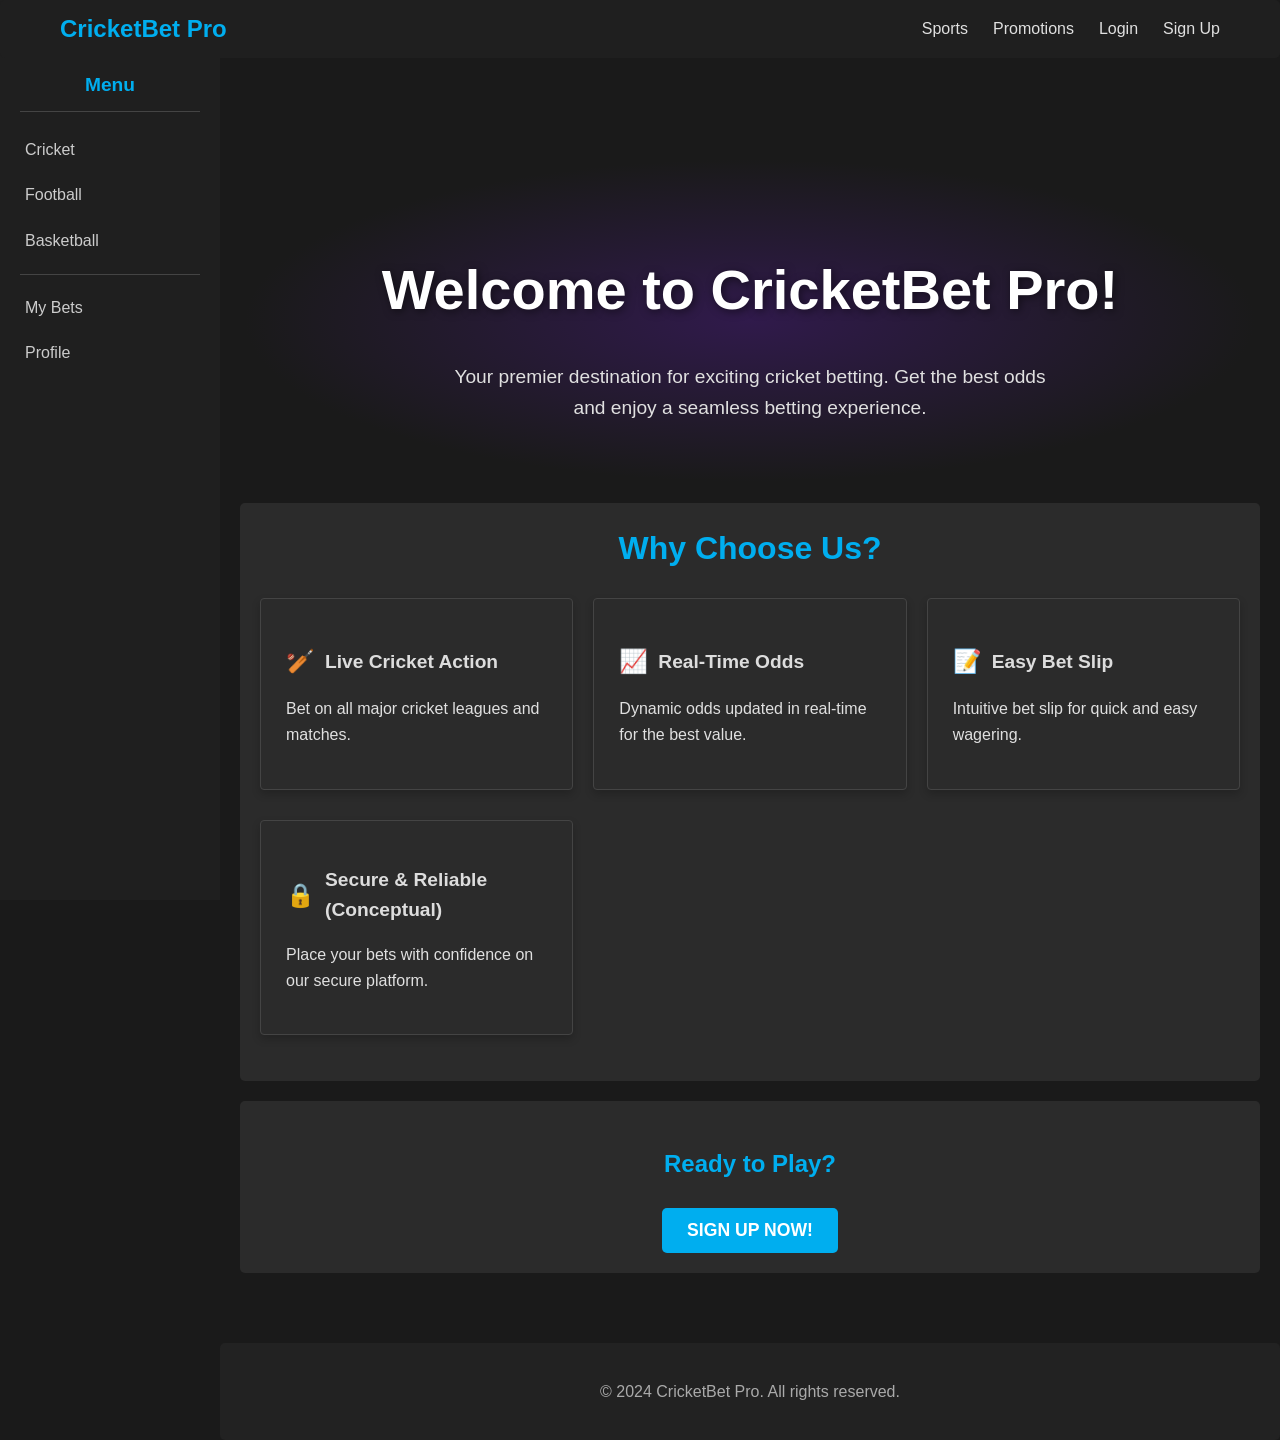
<file: index.html>
<!DOCTYPE html>
<html lang="en">
<head>
    <meta charset="UTF-8">
    <meta name="viewport" content="width=device-width, initial-scale=1.0">
    <title>CricketBet Pro</title>
    <link rel="stylesheet" href="style.css">
</head>
<body>

    <header>
        <nav class="main-nav">
            <a href="index.html" class="logo">CricketBet Pro</a>
            <ul class="nav-links">
                <li><a href="match_listing.html">Sports</a></li>
                <li><a href="#">Promotions</a></li>
                <li><a href="#">Login</a></li>
                <li><a href="#">Sign Up</a></li>
            </ul>
            <button class="hamburger-menu" aria-label="Open navigation menu" aria-expanded="false">
                <span class="hamburger-icon-bar"></span>
                <span class="hamburger-icon-bar"></span>
                <span class="hamburger-icon-bar"></span>
            </button>
        </nav>
    </header>

    <aside id="sidebar">
        <h3 class="sidebar-title">Menu</h3>
        <ul class="sidebar-links">
            <li><a href="match_listing.html">Cricket</a></li>
            <li><a href="#">Football</a></li>
            <li><a href="#">Basketball</a></li>
            <li class="separator"></li>
            <li><a href="#">My Bets</a></li>
            <li><a href="#">Profile</a></li>
        </ul>
    </aside>

    <main>
        <!-- Hero Section -->
        <section id="hero">
            <h1>Welcome to CricketBet Pro!</h1>
            <p>Your premier destination for exciting cricket betting. Get the best odds and enjoy a seamless betting experience.</p>
        </section>

        <!-- Features Section -->
        <section id="features">
            <h2>Why Choose Us?</h2>
            <ul>
                <li>
                    <h3>Live Cricket Action</h3>
                    <p>Bet on all major cricket leagues and matches.</p>
                </li>
                <li>
                    <h3>Real-Time Odds</h3>
                    <p>Dynamic odds updated in real-time for the best value.</p>
                </li>
                <li>
                    <h3>Easy Bet Slip</h3>
                    <p>Intuitive bet slip for quick and easy wagering.</p>
                </li>
                <li>
                    <h3>Secure & Reliable (Conceptual)</h3>
                    <p>Place your bets with confidence on our secure platform.</p>
                </li>
            </ul>
        </section>

        <!-- Call to Action Section -->
        <section id="cta">
            <h3>Ready to Play?</h3>
            <button type="button">Sign Up Now!</button>
            <!-- Or using an anchor styled as a button:
            <a href="#signup" class="button">Sign Up Now!</a> 
            -->
        </section>
    </main>

    <footer>
        <!-- Footer content could go here, but not required for this task -->
        <p>&copy; 2024 CricketBet Pro. All rights reserved.</p>
    </footer>

</body>
</html>
</file>
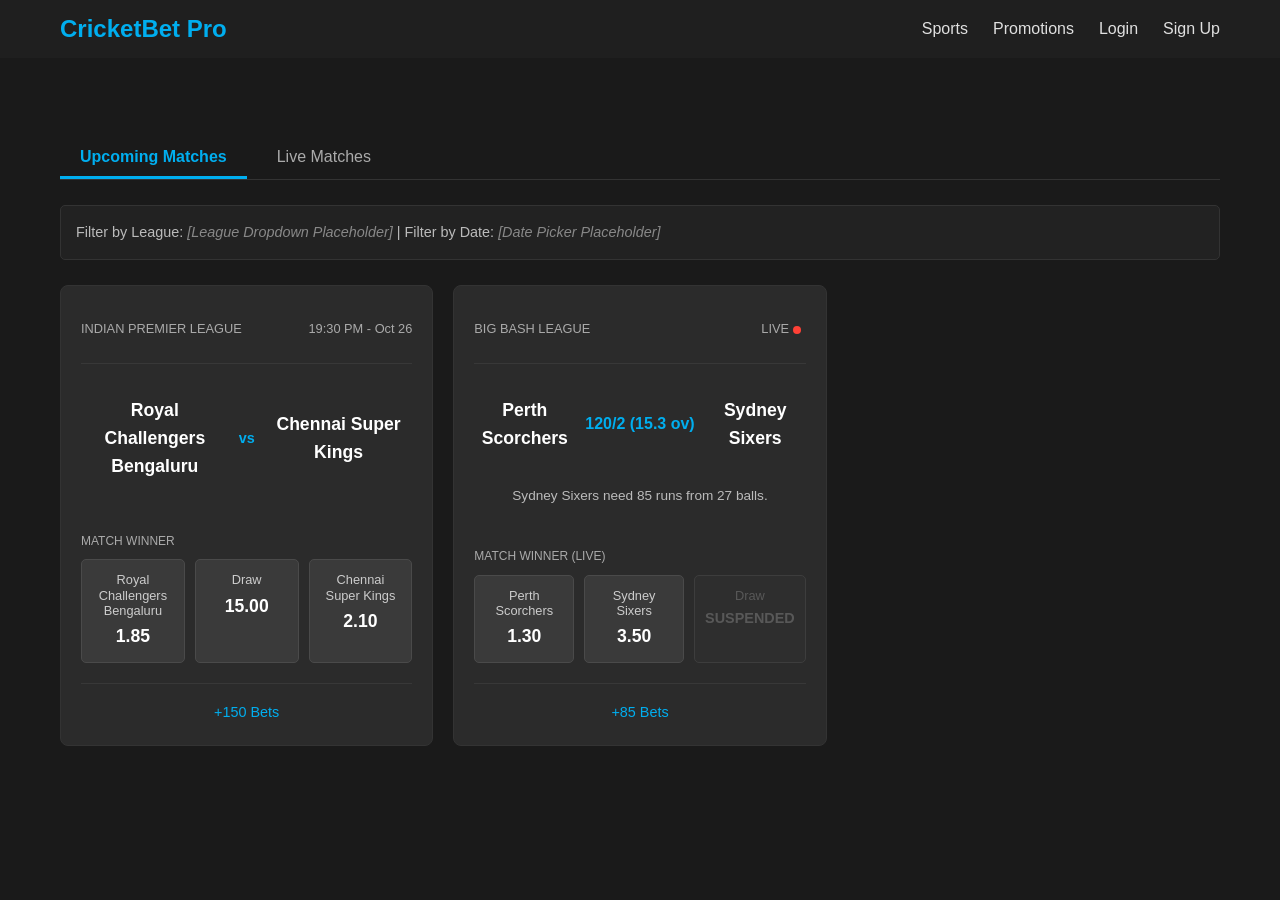
<file: match_listing.html>
<!DOCTYPE html>
<html lang="en">
<head>
    <meta charset="UTF-8">
    <meta name="viewport" content="width=device-width, initial-scale=1.0">
    <title>Cricket Matches - CricketBet Pro</title>
    <link rel="stylesheet" href="match_listing.css">
</head>
<body>
    <header>
        <nav class="main-nav">
            <a href="index.html" class="logo">CricketBet Pro</a>
            <ul class="nav-links">
                <li><a href="match_listing.html">Sports</a></li>
                <li><a href="#">Promotions</a></li>
                <li><a href="#">Login</a></li>
                <li><a href="#">Sign Up</a></li>
            </ul>
            <button class="hamburger-menu" aria-label="Open navigation menu" aria-expanded="false">
                <span class="hamburger-icon-bar"></span>
                <span class="hamburger-icon-bar"></span>
                <span class="hamburger-icon-bar"></span>
            </button>
        </nav>
    </header>

    <!-- No sidebar for match_listing.html as per current design, just the main content -->

    <div class="match-listing-container">
        <!-- Tabs Section -->
        <div class="tabs-section">
            <button class="tab-button active" id="tab-upcoming">Upcoming Matches</button>
            <button class="tab-button" id="tab-live">Live Matches</button>
        </div>

        <!-- Filter Bar Area (Conceptual) -->
        <div class="filter-bar-area">
            <p>Filter by League: <span class="filter-placeholder">[League Dropdown Placeholder]</span> | Filter by Date: <span class="filter-placeholder">[Date Picker Placeholder]</span></p>
        </div>

        <!-- Match Cards Grid -->
        <div class="match-cards-grid">

            <!-- Sample Match Card 1: Upcoming Match -->
            <div class="match-card upcoming-match">
                <div class="card-top-section">
                    <p class="league-name">Indian Premier League</p>
                    <p class="match-time">19:30 PM - Oct 26</p>
                </div>
                <div class="card-middle-section">
                    <!-- Team A Logo -->
                    <h3 class="team-name">Royal Challengers Bengaluru</h3>
                    <p class="match-center-text">vs</p>
                    <h3 class="team-name">Chennai Super Kings</h3>
                    <!-- Team B Logo -->
                </div>
                <div class="card-bottom-section">
                    <p class="odds-market-label">MATCH WINNER</p>
                    <div class="odds-boxes-container">
                        <div class="odd-box">
                            <span class="outcome-name">Royal Challengers Bengaluru</span>
                            <span class="odd-value">1.85</span>
                        </div>
                        <div class="odd-box">
                            <span class="outcome-name">Draw</span>
                            <span class="odd-value">15.00</span>
                        </div>
                        <div class="odd-box">
                            <span class="outcome-name">Chennai Super Kings</span>
                            <span class="odd-value">2.10</span>
                        </div>
                    </div>
                </div>
                <div class="card-footer-section">
                    <a href="#" class="more-markets-link">+150 Bets</a>
                </div>
            </div>

            <!-- Sample Match Card 2: Live Match -->
            <div class="match-card live-match">
                <div class="card-top-section">
                    <p class="league-name">Big Bash League</p>
                    <p class="match-status">LIVE <span class="live-indicator"></span></p> 
                </div>
                <div class="card-middle-section">
                    <!-- Team A Logo -->
                    <h3 class="team-name">Perth Scorchers</h3>
                    <p class="match-center-text live-score">120/2 (15.3 ov)</p>
                    <h3 class="team-name">Sydney Sixers</h3>
                    <!-- Team B Logo -->
                    <p class="live-match-info">Sydney Sixers need 85 runs from 27 balls.</p>
                </div>
                <div class="card-bottom-section">
                    <p class="odds-market-label">MATCH WINNER (LIVE)</p>
                    <div class="odds-boxes-container">
                        <div class="odd-box">
                            <span class="outcome-name">Perth Scorchers</span>
                            <span class="odd-value">1.30</span>
                        </div>
                        <div class="odd-box">
                            <span class="outcome-name">Sydney Sixers</span>
                            <span class="odd-value">3.50</span>
                        </div>
                         <div class="odd-box disabled"> <!-- Example of a disabled/suspended odd -->
                            <span class="outcome-name">Draw</span>
                            <span class="odd-value">SUSPENDED</span>
                        </div>
                    </div>
                </div>
                <div class="card-footer-section">
                    <a href="#" class="more-markets-link">+85 Bets</a>
                </div>
            </div>
            
            <!-- More match cards would go here -->

        </div> <!-- .match-cards-grid -->

    </div> <!-- .match-listing-container -->

</body>
</html>
</file>
<file: style.css>
* {
    box-sizing: border-box;
}

/* General Body / Layout */
body {
    font-family: 'Roboto', 'Inter', Arial, sans-serif; /* Updated font stack */
    margin: 0;
    padding: 0;
    background-color: #1A1A1A; /* Dark background */
    color: #E0E0E0; /* Light general text */
    line-height: 1.6;
}

/* Main container for centering content - This is now effectively the content area to the right of the sidebar */
main {
    max-width: 1200px; /* Max width of the content block itself */
    margin: 20px auto; /* Original centering for the content block */
    padding: 0 20px; /* Original padding for content within the block */
    /* These will be adjusted by appended styles below for sidebar layout */
}

/* Sections (header, section) - Original rules, header will be overridden */
header, section {
    padding: 20px 0;
    margin-bottom: 20px;
    background-color: transparent; /* Transparent background */
    border-radius: 5px; /* Kept border-radius */
    /* box-shadow: removed */
}

/* Specific padding for sections if they directly contain text that needs it */
section#hero { /* Hero gets special background */
    padding: 40px 20px; /* More padding for hero */
    background: radial-gradient(ellipse at center, #301A4B 0%, #1A1A1A 70%);
    border-radius: 5px;
    margin-bottom: 20px;
    text-align: center; /* Ensure content is centered */
}

section#features, section#cta { /* Other specific sections */
    padding: 20px;
    background-color: #2B2B2B; /* Giving individual sections a slightly different dark background */
    border-radius: 5px;
    margin-bottom: 20px;
}


/* Footer Specifics - Original rules, will be adjusted by appended styles */
footer {
    padding: 20px 0; /* Consistent padding */
    margin-bottom: 0; /* Footer is last, no margin-bottom needed */
    margin-top: 30px;
    background-color: #222; /* Distinct dark shade for footer */
    color: #AAA; /* Muted light color for footer text */
    text-align: center;
    border-radius: 5px; /* Kept border-radius */
}

/* Typography */
h1, h2, h3 {
    color: #E0E0E0; /* Light color for headings */
    margin-bottom: 0.75em;
    text-align: center;
}

h1 {
    font-size: 2.5em; /* Default h1 size */
}
/* Hero Section H1 */
section#hero h1 {
    font-size: 3.5em; /* Increased font-size */
    text-shadow: 2px 2px 8px rgba(0,0,0,0.5); /* Added text-shadow */
    color: #FFFFFF; /* White color */
    margin-bottom: 0.5em; /* Adjusted margin */
}


h2 {
    font-size: 2em;
    margin-top: 0;
}
/* Features Section H2 */
section#features h2 {
    color: #00AEEF; /* Accent color */
}


h3 {
    font-size: 1.5em;
}
/* CTA Section H3 */
section#cta h3 {
    color: #00AEEF; /* Accent color */
    margin-bottom: 1em; /* More space before button */
}


p {
    font-size: 1em;
    margin-bottom: 1em;
    /* Color inherited from body */
}
/* Hero Section P */
section#hero p {
    font-size: 1.2em; /* Increased font-size */
    color: #E0E0E0; /* Ensured good contrast */
    max-width: 600px; /* Constrain width for readability */
    margin: 0 auto 1em auto; /* Center paragraph */
}


/* Features List Styling */
#features ul {
    list-style: none;
    padding: 0;
    display: grid; /* Using grid for better alignment if needed */
    grid-template-columns: repeat(auto-fit, minmax(280px, 1fr)); /* Responsive columns */
    gap: 20px;
}

#features li {
    background-color: #2B2B2B; /* Dark background for feature items */
    border: 1px solid #444; /* Darker border */
    padding: 25px; /* Increased padding */
    margin-bottom: 10px; /* Kept margin, though gap handles grid spacing */
    border-radius: 4px;
    box-shadow: 0 4px 8px rgba(0,0,0,0.2); /* Added box-shadow */
    transition: transform 0.2s ease-in-out, box-shadow 0.2s ease-in-out; /* Added transition */
}

#features li:hover {
    transform: translateY(-3px); /* Added hover effect */
    box-shadow: 0 6px 12px rgba(0,0,0,0.3); /* Enhanced shadow on hover */
}

#features li h3 {
    font-size: 1.2em;
    text-align: left;
    color: #DDD; /* Lighter color for feature titles */
    display: flex; /* For icon alignment */
    align-items: center; /* For icon alignment */
}

/* Icon Placeholders */
#features li:nth-child(1) h3::before { content: "\1F3CF"; /* Cricket */ margin-right: 10px; color: #00AEEF; font-size: 1.2em; }
#features li:nth-child(2) h3::before { content: "\1F4C8"; /* Chart/Odds */ margin-right: 10px; color: #00AEEF; font-size: 1.2em; }
#features li:nth-child(3) h3::before { content: "\1F4DD"; /* Scroll/Betslip */ margin-right: 10px; color: #00AEEF; font-size: 1.2em; }
#features li:nth-child(4) h3::before { content: "\1F512"; /* Lock/Secure */ margin-right: 10px; color: #00AEEF; font-size: 1.2em; }


/* Button Styling */
#cta button {
    display: block;
    margin: 20px auto 0;
    background-color: #00AEEF; /* Accent color */
    color: #FFF; /* White text for contrast */
    padding: 12px 25px;
    border: none; /* Ensure no border */
    border-radius: 5px;
    font-size: 1.1em;
    cursor: pointer;
    transition: background-color 0.3s ease, box-shadow 0.3s ease; /* Added box-shadow to transition */
    text-transform: uppercase; /* Added for punch */
    font-weight: bold; /* Added for punch */
}

#cta button:hover,
#cta button:focus {
    background-color: #0095CC; /* Slightly darker shade of accent for hover */
    box-shadow: 0 4px 10px rgba(0, 174, 239, 0.4); /* Subtle glow/shadow on hover/focus */
}

/* --- Appended Styles for Navigation, Sidebar, Main Content --- */

/* Header and Navigation Bar */
header {
    background-color: #1F1F1F; /* Dark background for header */
    padding: 0; /* Reset padding, nav will handle its own */
    margin-bottom: 0; /* Reset margin */
    position: sticky; /* Make header sticky */
    top: 0;
    left: 0; /* Ensure it spans full width for sticky */
    right: 0; /* Ensure it spans full width for sticky */
    z-index: 1000; /* Ensure it's above other content */
}

.main-nav {
    display: flex;
    justify-content: space-between;
    align-items: center;
    padding: 10px 20px; /* Padding inside the nav bar */
    max-width: 1200px; /* Centering nav content within the full-width header */
    margin: auto; /* Center the nav content if header is full width */
    position: relative; /* For positioning mobile menu */
}

.main-nav .logo {
    color: #00AEEF; /* Accent color */
    font-size: 1.5em;
    font-weight: bold;
    text-decoration: none;
}

.main-nav .nav-links { /* Desktop nav links */
    list-style: none;
    display: flex; /* Default for desktop */
    margin: 0;
    padding: 0;
}

.main-nav .nav-links li {
    margin-left: 25px; /* Spacing between nav items */
}

.main-nav .nav-links a {
    color: #E0E0E0; /* Light text */
    text-decoration: none;
    font-size: 1em;
    transition: color 0.3s ease;
}

.main-nav .nav-links a:hover {
    color: #00AEEF; /* Accent color on hover */
}

/* Sidebar */
#sidebar {
    width: 220px;
    background-color: #1F1F1F; /* Consistent dark background */
    color: #E0E0E0;
    padding: 20px; /* General padding */
    height: 100vh; /* Full viewport height */
    position: fixed; /* Stays in place */
    top: 0; 
    left: 0;
    overflow-y: auto; /* Scroll for overflow */
    z-index: 900; /* Below header but above main content */
    padding-top: 70px; /* Space for sticky header */
}

#sidebar .sidebar-title {
    font-size: 1.2em;
    color: #00AEEF; /* Accent color */
    margin-top: 0;
    margin-bottom: 15px;
    padding-bottom: 10px;
    border-bottom: 1px solid #444;
}

#sidebar .sidebar-links {
    list-style: none;
    padding: 0;
    margin: 0;
}

#sidebar .sidebar-links li a {
    display: block;
    color: #CCC;
    text-decoration: none;
    padding: 10px 5px; 
    transition: color 0.3s ease, padding-left 0.3s ease, background-color 0.3s ease;
    border-radius: 4px;
}

#sidebar .sidebar-links li a:hover {
    color: #00AEEF; 
    background-color: #2c2c2c; 
    padding-left: 10px; 
}

#sidebar .sidebar-links li.separator {
    height: 1px;
    background-color: #444;
    margin: 10px 0;
}

/* Main Content Adjustment */
main {
    margin-left: 220px; /* Same as sidebar width */
    padding: 20px; /* Padding for the content area */
    padding-top: 80px; /* Approximate header height + some space */
}


/* Footer adjustment if sidebar is present */
footer {
    margin-left: 220px; /* Same as sidebar width */
}

/* --- Universal Responsive Styles --- */
.hamburger-menu {
    display: none; /* Hidden on desktop */
    background: transparent;
    border: none;
    cursor: pointer;
    padding: 10px;
    z-index: 1001; /* Ensure it's above .nav-links if they overlap */
}

.hamburger-icon-bar {
    display: block;
    width: 22px;
    height: 3px;
    background-color: #E0E0E0; /* Light color for dark theme */
    margin: 4px 0;
    border-radius: 1px;
    transition: transform 0.3s ease, opacity 0.3s ease; /* For 'X' animation */
}

/* Conceptual: Styles for when .nav-links acts as the mobile menu */
/* This would typically be triggered by JS adding a class like 'mobile-active' */
/* For this task, we'll directly style .main-nav .nav-links within the media query */


/* --- Media Queries --- */
@media (max-width: 768px) {
    /* Header and Navigation for index.html */
    .main-nav .nav-links { /* This is the UL element */
        display: flex; /* Changed to flex to show it */
        flex-direction: column;
        position: absolute;
        top: 100%; /* Position below the .main-nav container */
        left: 0;
        right: 0;
        background-color: #1F1F1F; /* Dark background */
        padding: 0; /* Reset padding */
        margin: 0; /* Reset margin */
        z-index: 1000; /* Ensure it's above other content */
        border-top: 1px solid #333;
        /* Initially hidden by JS, shown by adding an 'active' class. */
        /* For CSS-only demonstration, we make it always visible on mobile IF hamburger is clicked. */
        /* To truly hide/show without JS, we'd need a checkbox hack or similar. */
        /* For now, assume it's visible when hamburger is. */
    }

    .main-nav .nav-links li {
        margin-left: 0; /* Reset desktop margin */
        width: 100%;
    }

    .main-nav .nav-links a {
        display: block;
        padding: 12px 20px;
        color: #E0E0E0;
        text-decoration: none;
        border-bottom: 1px solid #333; /* Separator for links */
    }
    .main-nav .nav-links a:hover {
        background-color: #00AEEF;
        color: #1A1A1A;
    }
    
    /* To make the .nav-links truly hidden by default on mobile and shown on click,
       you'd typically have it as 'display: none;' here, and JS would toggle to 'display: flex;'
       For this task's "appearance of open mobile menu" goal, we'll leave it as flex.
       If the subtask meant "hidden by default", this .main-nav .nav-links rule should be 'display: none;'
       and a separate .main-nav .nav-links.mobile-active { display: flex; ... } would exist.
       Given "style it as if it *were* visible", this is okay.
    */


    .main-nav .hamburger-menu {
        display: block; /* Show hamburger on mobile */
    }

    /* Sidebar for index.html */
    #sidebar {
        display: none; /* Hide sidebar on mobile */
    }

    /* Main Content and Footer for index.html */
    main {
        margin-left: 0; /* Full width */
        padding-top: 70px; /* Adjust if header height changes on mobile, or for fixed header */
    }

    footer {
        margin-left: 0; /* Full width */
    }

    /* Make desktop links initially hidden on mobile, before JS "opens" menu */
    /* This is a more correct approach: hide .nav-links by default on mobile */
    header .main-nav .nav-links {
      display: none; /* Default state on mobile: hidden */
      /* Keep the other mobile styles (flex-direction, position, etc.) for when it's shown */
      flex-direction: column;
      position: absolute;
      top: 100%; 
      left: 0;
      right: 0;
      background-color: #1F1F1F;
      padding: 0; 
      margin: 0;
      z-index: 1000; 
      border-top: 1px solid #333;
    }
    /* A conceptual class that JS would toggle to show the mobile menu */
    /* For the task, we'll rely on the instruction "style it as if it were visible"
       So, the previous rule for .main-nav .nav-links is enough for visual styling.
       The below is for a more robust JS-driven scenario.
    .main-nav .nav-links.mobile-menu-active {
        display: flex;
    }
    */

}
</file>
<file: match_listing.css>
* {
    box-sizing: border-box;
}

/* 1. Body/Page Defaults */
body {
    font-family: 'Roboto', 'Inter', Arial, sans-serif;
    background-color: #1A1A1A; /* Very dark gray */
    color: #E0E0E0; /* Light gray/off-white for general text */
    margin: 0;
    padding: 0;
    line-height: 1.6;
}

/* --- Styles for Header (from style.css, adapted for match_listing.html) --- */
/* This assumes match_listing.html now has a <header><nav class="main-nav">...</nav></header> structure */
header {
    background-color: #1F1F1F;
    padding: 0;
    margin-bottom: 0;
    position: sticky;
    top: 0;
    left: 0;
    right: 0;
    z-index: 1000;
}

.main-nav {
    display: flex;
    justify-content: space-between;
    align-items: center;
    padding: 10px 20px;
    max-width: 1200px;
    margin: auto;
    position: relative; /* For mobile menu positioning */
}

.main-nav .logo {
    color: #00AEEF;
    font-size: 1.5em;
    font-weight: bold;
    text-decoration: none;
}

.main-nav .nav-links { /* Desktop nav links */
    list-style: none;
    display: flex;
    margin: 0;
    padding: 0;
}

.main-nav .nav-links li {
    margin-left: 25px;
}

.main-nav .nav-links a {
    color: #E0E0E0;
    text-decoration: none;
    font-size: 1em;
    transition: color 0.3s ease;
}

.main-nav .nav-links a:hover {
    color: #00AEEF;
}


/* 2. Main Container for match_listing.html */
.match-listing-container {
    max-width: 1200px;
    margin: 0 auto; /* Removed top margin, padding-top will handle header space */
    padding: 20px;
    padding-top: 80px; /* Space for sticky header, adjust if header height differs */
}

/* 3. Tabs Section */
.tabs-section {
    display: flex;
    margin-bottom: 25px;
    border-bottom: 1px solid #333; /* Subtle separator */
}

.tab-button {
    padding: 10px 20px;
    border: none; /* Remove default border */
    background-color: transparent;
    color: #AAA; /* Muted color for inactive tabs */
    cursor: pointer;
    font-size: 1em;
    transition: color 0.3s ease, border-bottom-color 0.3s ease;
    border-bottom: 3px solid transparent; /* For active state indicator */
    margin-right: 10px; /* Space between tabs */
}

.tab-button:hover {
    color: #E0E0E0;
}

.tab-button.active { /* Style for the active tab (using class from HTML) */
    color: #00AEEF; /* Accent color for active tab text */
    border-bottom-color: #00AEEF; /* Accent color for border */
    font-weight: bold;
}

/* 4. Filter Bar Area */
.filter-bar-area {
    padding: 15px;
    margin-bottom: 25px;
    background-color: #222; /* Slightly different dark shade */
    border-radius: 5px;
    border: 1px solid #333;
}

.filter-bar-area p {
    margin: 0;
    color: #BBB;
    font-size: 0.9em;
}

.filter-bar-area .filter-placeholder {
    color: #888;
    font-style: italic;
}

/* 5. Match Cards Grid */
.match-cards-grid {
    display: grid;
    grid-template-columns: repeat(auto-fill, minmax(320px, 1fr)); /* Responsive columns */
    gap: 20px; /* Spacing between cards */
}

/* 6. Match Card */
.match-card {
    background-color: #2B2B2B; /* Slightly lighter dark gray */
    border: 1px solid #333;
    border-radius: 8px;
    padding: 20px;
    transition: transform 0.2s ease-in-out, box-shadow 0.2s ease-in-out;
    display: flex;
    flex-direction: column; /* Ensure footer is at the bottom */
}

.match-card:hover {
    transform: translateY(-5px);
    box-shadow: 0 10px 20px rgba(0, 0, 0, 0.2); /* More pronounced shadow on hover */
}

/* 7. Card Content Styling */

/* Top Section */
.card-top-section {
    display: flex;
    justify-content: space-between;
    align-items: center;
    margin-bottom: 15px; /* Increased margin */
    border-bottom: 1px solid #383838; /* Separator line */
    padding-bottom: 10px;
}

.league-name {
    font-size: 0.8em;
    color: #AAA;
    text-transform: uppercase;
}

.match-time, .match-status {
    font-size: 0.8em;
    color: #AAA;
}

.match-status .live-indicator {
    display: inline-block;
    width: 8px;
    height: 8px;
    background-color: #FF4136; /* Red for live */
    border-radius: 50%;
    margin-right: 5px;
    vertical-align: middle;
}

/* Middle Section */
.card-middle-section {
    /* display: flex; - Using grid for more control here */
    display: grid;
    grid-template-columns: 1fr auto 1fr; /* Team A | vs/score | Team B */
    align-items: center;
    text-align: center;
    margin-bottom: 15px;
    gap: 10px;
}

.team-name {
    font-size: 1.1em; /* Slightly larger */
    color: #FFF; /* Brighter color */
    font-weight: 600;
}

.match-center-text {
    font-size: 0.9em;
    color: #00AEEF; /* Accent color for "vs" or scores */
    font-weight: bold;
}

.live-score {
    font-size: 1em;
    font-weight: bold;
}

.live-match-info {
    grid-column: 1 / -1; /* Span across all columns */
    font-size: 0.85em;
    color: #BBB;
    margin-top: 5px;
    text-align: center;
}


/* Bottom Section - Odds */
.card-bottom-section {
    margin-top: auto; /* Pushes this section to the bottom if card is flex-column */
}

.odds-market-label {
    font-size: 0.75em;
    text-transform: uppercase;
    color: #AAA;
    margin-bottom: 8px;
    font-weight: 500;
}

.odds-boxes-container {
    display: flex;
    justify-content: space-between;
    gap: 10px; /* Increased gap */
}

.odd-box {
    background-color: #3A3A3A;
    padding: 12px 10px; /* Adjusted padding */
    border-radius: 5px;
    text-align: center;
    flex-grow: 1;
    flex-basis: 0; /* Ensures flex-grow works as expected */
    cursor: pointer;
    transition: background-color 0.2s ease, transform 0.1s ease;
    border: 1px solid #4A4A4A; /* Subtle border for definition */
}

.odd-box:hover {
    background-color: #00AEEF; /* Accent color on hover */
    color: #1A1A1A; /* Dark text on hover for contrast */
    transform: scale(1.03);
}

.odd-box:hover .outcome-name,
.odd-box:hover .odd-value {
    color: #1A1A1A; /* Ensure text color changes on hover */
}

.outcome-name {
    display: block; /* Ensure it takes its own line */
    font-size: 0.8em;
    color: #CCC; /* Slightly lighter than general text for emphasis */
    margin-bottom: 4px;
    line-height: 1.2;
}

.odd-value {
    display: block; /* Ensure it takes its own line */
    font-size: 1.1em;
    font-weight: bold;
    color: #FFF; /* White for high visibility */
}

.odd-box.disabled {
    background-color: #303030;
    cursor: not-allowed;
    opacity: 0.6;
}

.odd-box.disabled:hover {
    background-color: #303030; /* No hover effect for disabled */
    color: #AAA;
    transform: none;
}
.odd-box.disabled .outcome-name,
.odd-box.disabled .odd-value {
    color: #777;
}
.odd-box.disabled .odd-value {
    font-size: 0.9em; /* Smaller for "SUSPENDED" */
}


/* Card Footer */
.card-footer-section {
    margin-top: 20px; /* Increased margin */
    text-align: center;
    padding-top: 15px;
    border-top: 1px solid #383838; /* Separator line */
}

.more-markets-link {
    color: #00AEEF; /* Accent color */
    text-decoration: none;
    font-size: 0.9em;
    font-weight: 500;
    transition: color 0.2s ease;
}

.more-markets-link:hover {
    color: #FFF;
    text-decoration: underline;
}

/* --- Universal Responsive Styles (from style.css, relevant parts) --- */
.hamburger-menu {
    display: none; /* Hidden on desktop */
    background: transparent;
    border: none;
    cursor: pointer;
    padding: 10px;
    z-index: 1001;
}

.hamburger-icon-bar {
    display: block;
    width: 22px;
    height: 3px;
    background-color: #E0E0E0;
    margin: 4px 0;
    border-radius: 1px;
    transition: transform 0.3s ease, opacity 0.3s ease;
}

/* --- Media Queries for match_listing.css --- */
@media (max-width: 768px) {
    /* Header and Navigation for match_listing.html */
    .main-nav .nav-links { /* This is the UL element, styled as the mobile menu */
        display: flex; /* Show it, styled as mobile menu */
        flex-direction: column;
        position: absolute;
        top: 100%; /* Position below the .main-nav container */
        left: 0;
        right: 0;
        background-color: #1F1F1F; /* Dark background */
        padding: 0;
        margin: 0;
        z-index: 1000;
        border-top: 1px solid #333;
        /* Assuming JS would toggle visibility. For CSS-only demo of appearance, this is styled as if visible. */
    }

    .main-nav .nav-links li {
        margin-left: 0;
        width: 100%;
    }

    .main-nav .nav-links a {
        display: block;
        padding: 12px 20px;
        color: #E0E0E0;
        text-decoration: none;
        border-bottom: 1px solid #333;
    }
    .main-nav .nav-links a:hover {
        background-color: #00AEEF;
        color: #1A1A1A;
    }

    .main-nav .hamburger-menu {
        display: block; /* Show hamburger on mobile */
    }
    
    /* Main Content Adjustment for match_listing.html */
    .match-listing-container {
        padding-top: 70px; /* Adjust for sticky header if its height changes on mobile */
        margin: 0 auto; /* Ensure it's still centered if there's any horizontal padding */
    }

    /* Similar to style.css, this would be the default state for mobile if JS is used for toggling */
    header .main-nav .nav-links {
      display: none; /* Default state on mobile: hidden */
      /* Keep other mobile styles for when it's shown */
      flex-direction: column;
      position: absolute;
      top: 100%; 
      left: 0;
      right: 0;
      background-color: #1F1F1F;
      padding: 0; 
      margin: 0;
      z-index: 1000; 
      border-top: 1px solid #333;
    }
    /* Conceptual class for JS toggle (not used in this CSS-only styling of open menu)
    .main-nav .nav-links.mobile-menu-active {
        display: flex;
    }
    */
}
</file>
